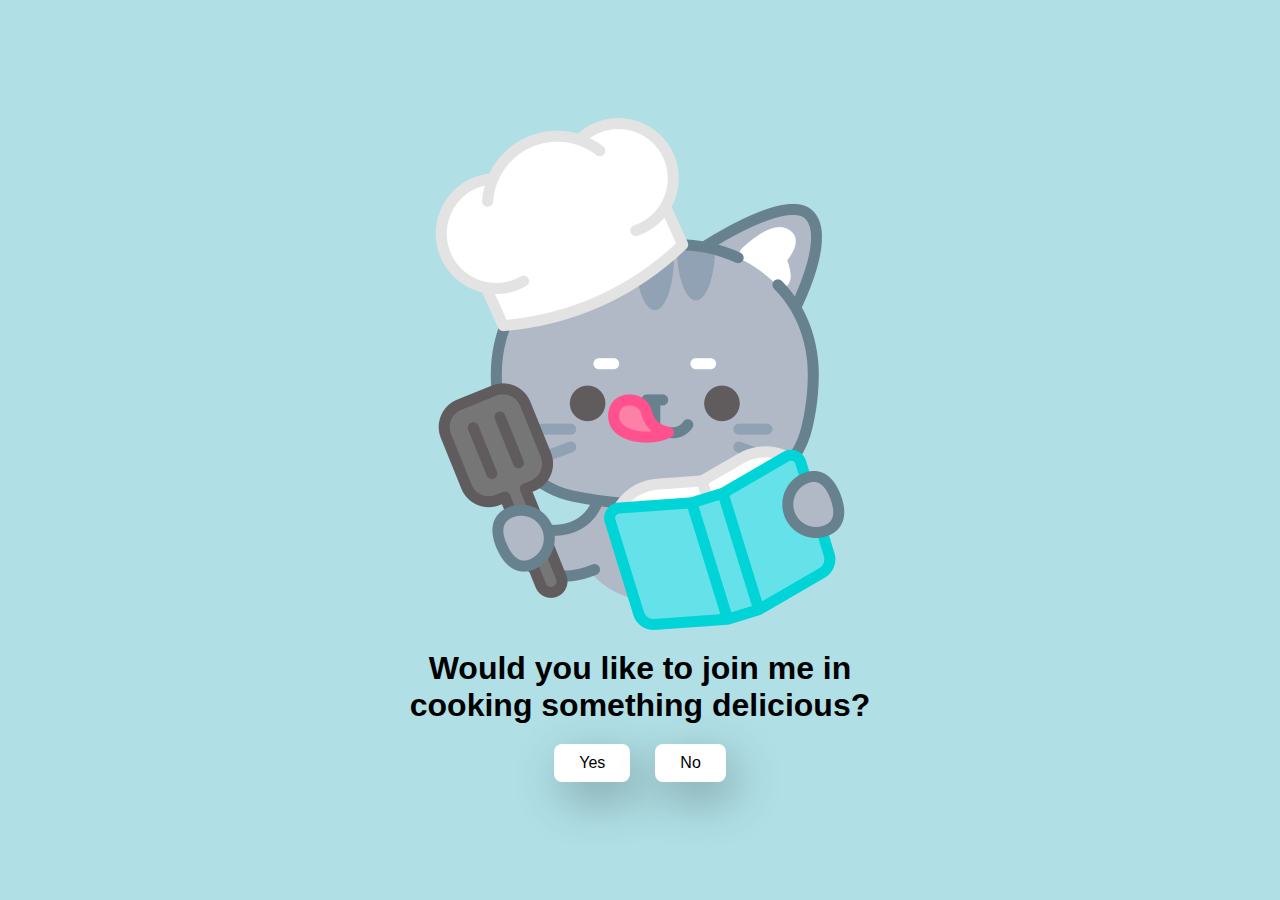
<file: index.html>
<!DOCTYPE html>
<html lang="en">
<head>
    <meta charset="UTF-8">
    <meta name="viewport" content="width=device-width, initial-scale=1.0">
    <title>Bored!</title>
    <link rel="stylesheet" href="bored.css"/>
</head>
<body>
    <div class="container">
        <img src="img1.png" alt="Let's cook!">
        <h1>Would you like to join me in cooking something delicious?</h1>
        <div class="btn">
            <a href="yes.html">Yes</a>
            <a href="#" id="move-random">No</a>
        </div>
    </div>
    <script src="bored.js"></script>
</body>
</html>
</file>
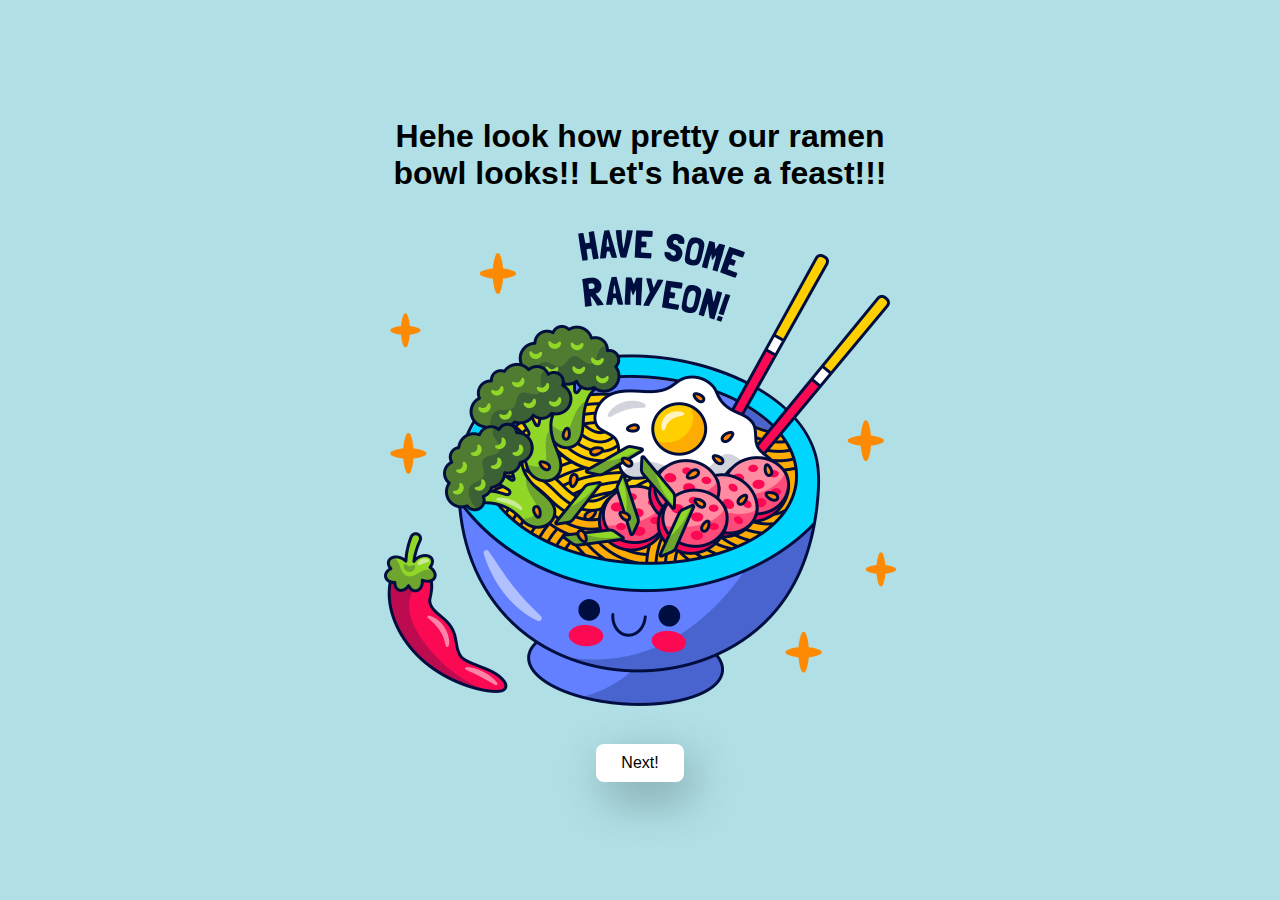
<file: cook.html>
<!DOCTYPE html>
<html lang="en">
<head>
    <meta charset="UTF-8">
    <meta name="viewport" content="width=device-width, initial-scale=1.0">
    <title>Let's cook!</title>
    <link rel="stylesheet" href="bored.css"/>
</head>
<body>
    <div class="container">
        <h1>Hehe look how pretty our ramen bowl looks!! Let's have a feast!!!</h1>
        <img src="ramen.png" alt="ramen noodles">
        <div class="btn">
            <a href="done.html">Next!</a>
        </div>
    </div>
    <script src="bored.js"></script>
</body>
</html>
</file>
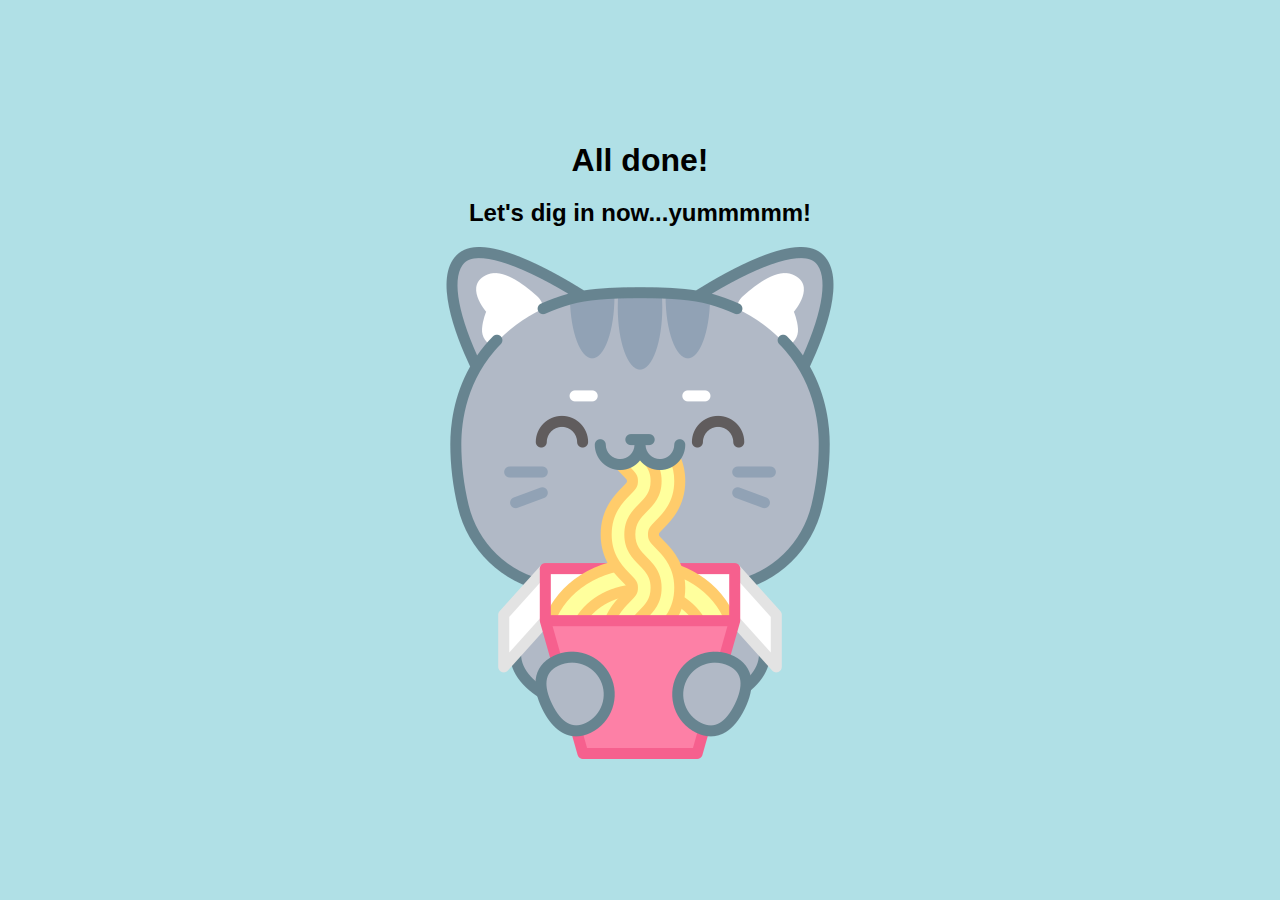
<file: done.html>
<!DOCTYPE html>
<html lang="en">
<head>
    <meta charset="UTF-8">
    <meta name="viewport" content="width=device-width, initial-scale=1.0">
    <title>EAT!</title>
    <link rel="stylesheet" href="bored.css"/>
</head>
<body>
    <div class="container">
        <h1> All done! </h1>
        <h2>Let's dig in now...yummmmm!</h2>
        <img src="img3.png" alt="eating ramen.">
    </div>
</body>
</html>
</file>
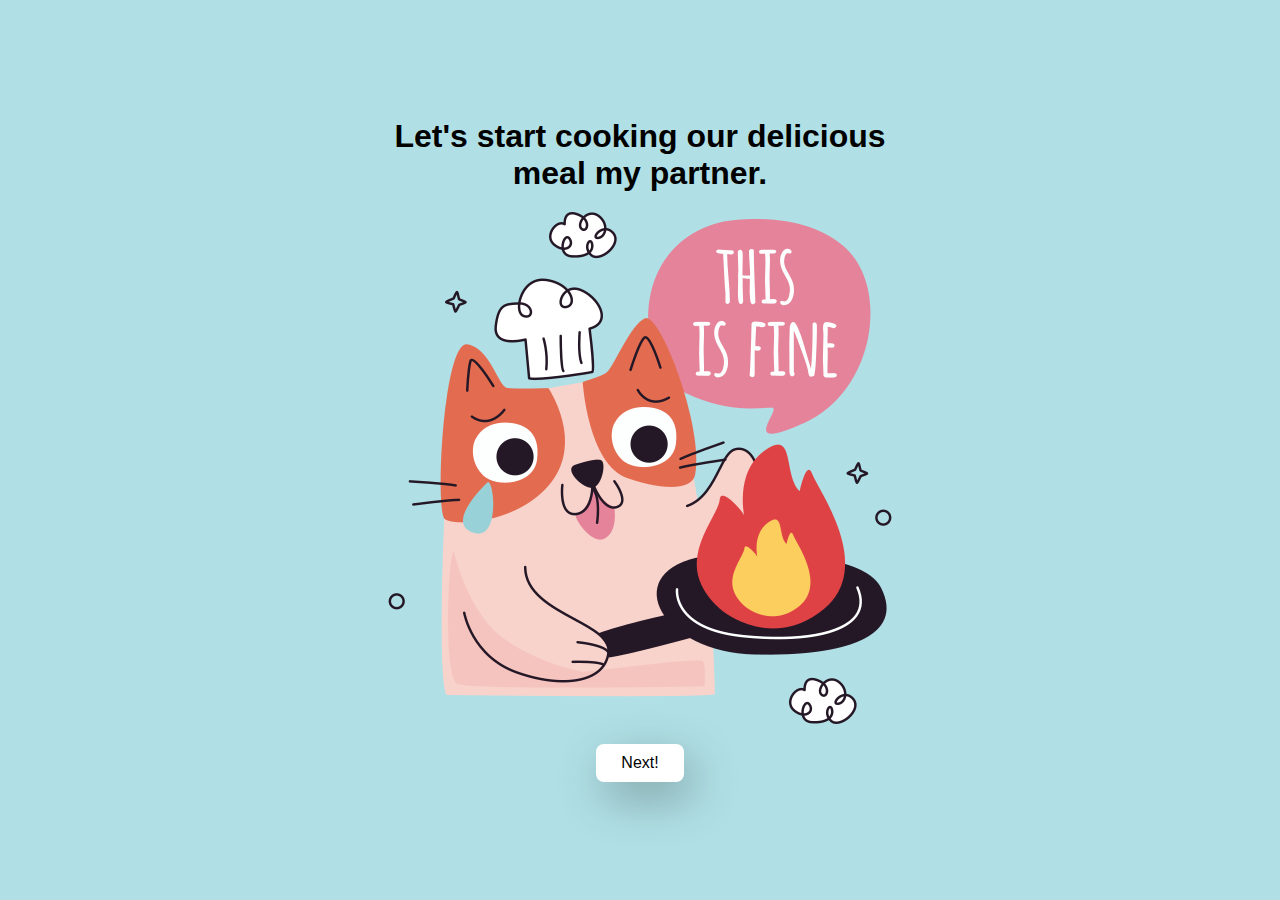
<file: yes.html>
<!DOCTYPE html>
<html lang="en">
<head>
    <meta charset="UTF-8">
    <meta name="viewport" content="width=device-width, initial-scale=1.0">
    <title>Cook</title>
    <link rel="stylesheet" href="bored.css"/>
</head>
<body>
    <div class="container">
        <h1>Let's start cooking our delicious meal my partner.</h1>
        <img src="img4.png" alt="cooking ramen.">
        <div class="btn">
            <a href="cook.html">Next!</a>
        </div>
    </div>
</body>
</html>
</file>
<file: bored.css>
* {
    margin: 0;
    padding: 0;
    box-sizing: border-box;
    font-family: Arial, Helvetica, sans-serif;
}
body {
    width: 100%;
    min-height: 100vh;
    display: flex;
    justify-content: center;
    align-items: center;
    background-color: powderblue;
}
.container {
    display: flex;
    flex-direction: column;
    text-align: center;
    align-items: center;
    gap: 20px;
    max-width: 500px;
    margin: 20px;
}
.container .btn {
    display: flex;
    gap: 25px;
}
.btn a {
    text-decoration: none;
    color: black;
    background: #fff ;
    padding: 10px 25px;
    border-radius: 8px;
    box-shadow: 0.5rem 1rem 3rem hsl(0, 0%, 0%, 0.3);
}
</file>
